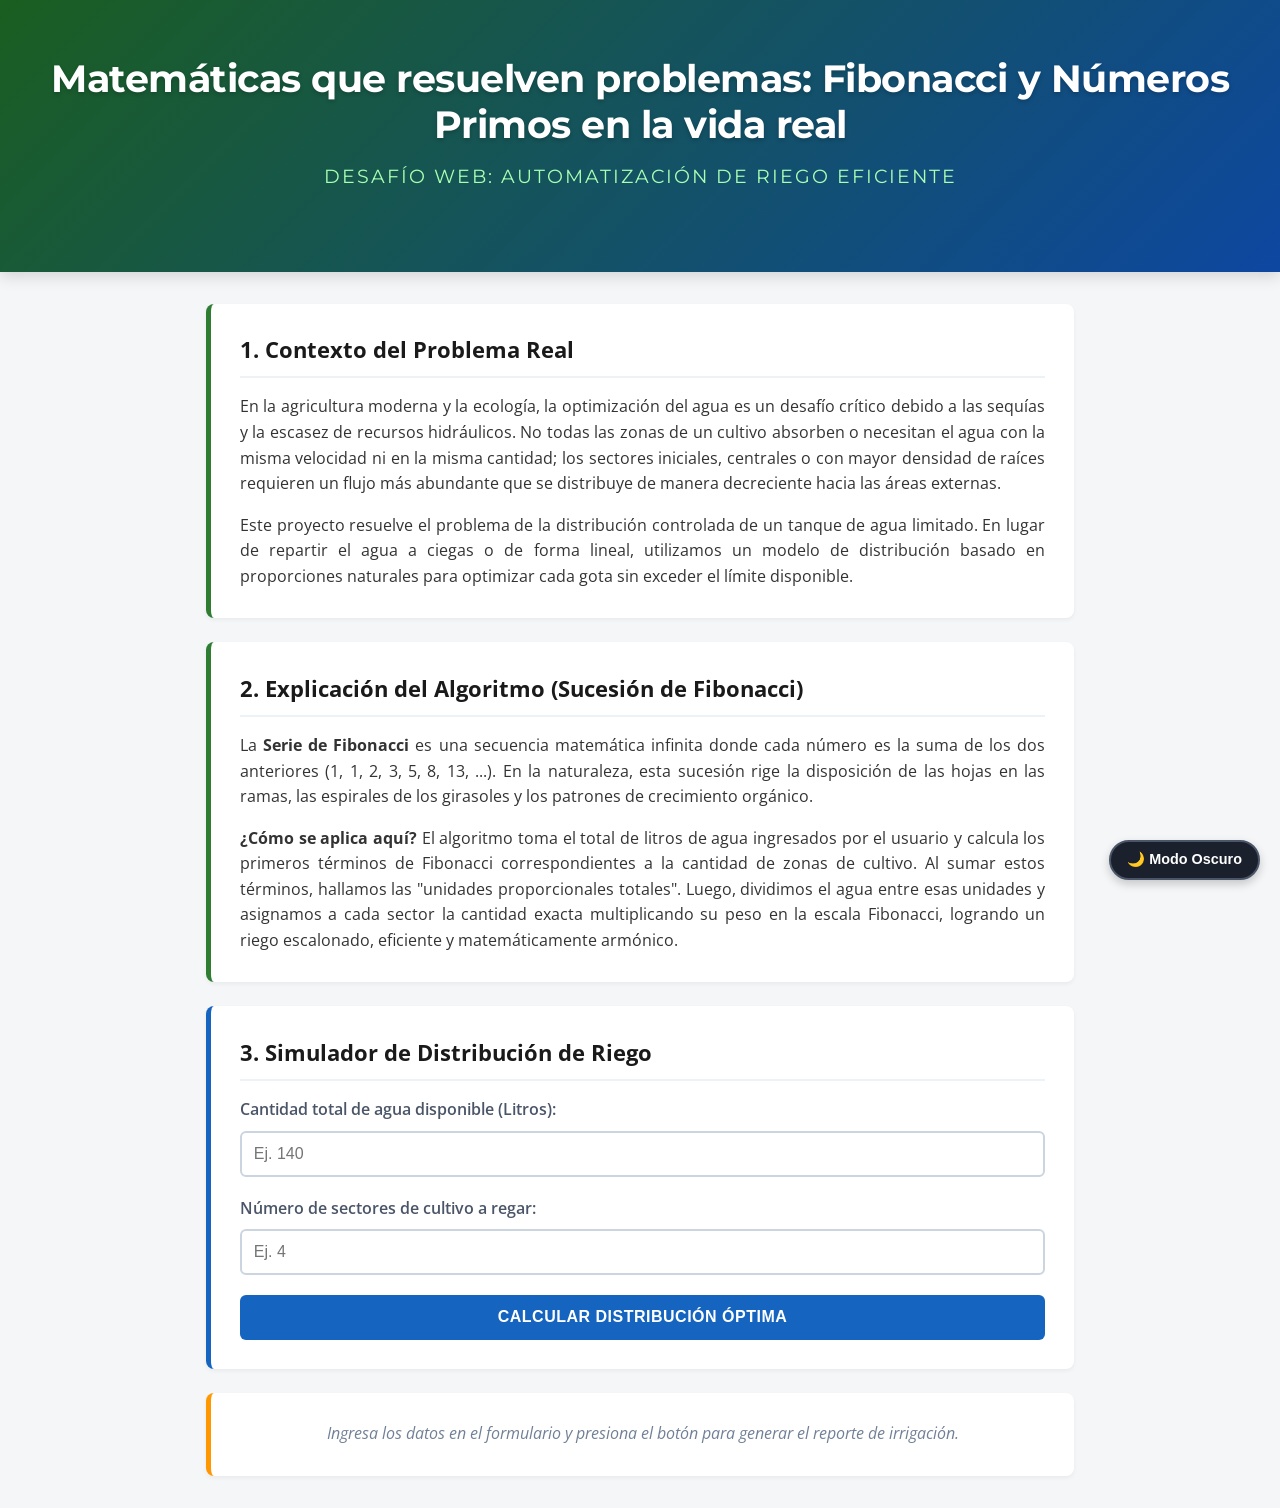
<file: index.html>
<!DOCTYPE html>
<html lang="es">
<head>
    <meta charset="UTF-8">
    <meta name="viewport" content="width=device-width, initial-scale=1.0">
    <title>Matemáticas que resuelven problemas: Fibonacci en Sistemas de Riego</title>

    <link rel="stylesheet" href="estilos.css">

    <link rel="preconnect" href="https://fonts.gstatic.com">

    <link href="https://fonts.googleapis.com/css2?family=Montserrat:wght@400;600;700&family=Open+Sans:wght@400;600&display=swap" rel="stylesheet">
</head>

<body>

    <header class="main-header">
        <h1>Matemáticas que resuelven problemas: Fibonacci y Números Primos en la vida real</h1>
        <h2>Desafío Web: Automatización de Riego Eficiente</h2>
    </header>

    <main class="container">
        
        <section class="card">
            <h2>1. Contexto del Problema Real</h2>

            <p>
                En la agricultura moderna y la ecología, la optimización del agua es un desafío crítico debido a las sequías y la escasez de recursos hidráulicos. No todas las zonas de un cultivo absorben o necesitan el agua con la misma velocidad ni en la misma cantidad; los sectores iniciales, centrales o con mayor densidad de raíces requieren un flujo más abundante que se distribuye de manera decreciente hacia las áreas externas.
            </p>

            <p>
                Este proyecto resuelve el problema de la distribución controlada de un tanque de agua limitado. En lugar de repartir el agua a ciegas o de forma lineal, utilizamos un modelo de distribución basado en proporciones naturales para optimizar cada gota sin exceder el límite disponible.
            </p>
        </section>

        <section class="card">
            <h2>2. Explicación del Algoritmo (Sucesión de Fibonacci)</h2>

            <p>
                La <strong>Serie de Fibonacci</strong> es una secuencia matemática infinita donde cada número es la suma de los dos anteriores (1, 1, 2, 3, 5, 8, 13, ...). En la naturaleza, esta sucesión rige la disposición de las hojas en las ramas, las espirales de los girasoles y los patrones de crecimiento orgánico.
            </p>

            <p>
                <strong>¿Cómo se aplica aquí?</strong> El algoritmo toma el total de litros de agua ingresados por el usuario y calcula los primeros términos de Fibonacci correspondientes a la cantidad de zonas de cultivo. Al sumar estos términos, hallamos las "unidades proporcionales totales". Luego, dividimos el agua entre esas unidades y asignamos a cada sector la cantidad exacta multiplicando su peso en la escala Fibonacci, logrando un riego escalonado, eficiente y matemáticamente armónico.
            </p>
        </section>

        <section class="card form-section">
            <h2>3. Simulador de Distribución de Riego</h2>

            <form id="formularioRiego" onsubmit="event.preventDefault(); calcularRiego();">
                
                <div class="form-group">
                    <label for="litros">
                        Cantidad total de agua disponible (Litros):
                    </label>

                    <input 
                        type="number" 
                        id="litros" 
                        placeholder="Ej. 140" 
                        min="1" 
                        step="any" 
                        required
                    >
                </div>

                <div class="form-group">
                    <label for="zonas">
                        Número de sectores de cultivo a regar:
                    </label>

                    <input 
                        type="number" 
                        id="zonas" 
                        placeholder="Ej. 4" 
                        min="1" 
                        required
                    >
                </div>

                <button type="submit" class="btn-submit">
                    Calcular Distribución Óptima
                </button>
            </form>
        </section>

        <section id="resultado" class="card result-section">
            <p class="placeholder-text">
                Ingresa los datos en el formulario y presiona el botón para generar el reporte de irrigación.
            </p>
        </section>

    </main>

    <button 
        class="btn-toggle-dark" 
        id="darkToggleBtn" 
        onclick="alternarModoOscuro()"
    >
        🌙 Modo Oscuro
    </button>

    <script src="script.js"></script>

</body>
</html>
</file>
<file: estilos.css>
/*variables de diseño*/
:root {
    --primary-color: #2e7d32;   /*verde ecología*/
    --secondary-color: #1565c0; /*azul agua*/
    --background-color: #f4f6f8;/*gris claro para el fondo*/
    --card-color: #ffffff;      /*blanco para las secciones*/
    --text-color: #333333;      /*gris oscuro para lectura cómoda*/
    --border-radius: 8px;       /*bordes suavizados*/
    --transition: all 0.3s ease;
}

* {
    margin: 0;
    padding: 0;
    box-sizing: border-box;
}

body {
    font-family: 'Open Sans', sans-serif; /*tipografía limpia para el contenido*/
    background-color: var(--background-color);
    color: var(--text-color);
    line-height: 1.6;
    padding: 0;
}

/*estilos de portada*/
.main-header {
    background: linear-gradient(135deg, #1b5e20, #0d47a1); /*tonos más profundos de verde y azul*/
    color: #ffffff;
    text-align: center;
    padding: 3.5rem 1.5rem;
    box-shadow: 0 4px 15px rgba(0, 0, 0, 0.15);
}

.main-header h1 {
    font-family: 'Montserrat', sans-serif; /*fuente premium para títulos*/
    font-size: 2.4rem;
    font-weight: 700;
    letter-spacing: -0.5px;
    margin-bottom: 0.8rem;
    text-shadow: 0 2px 4px rgba(0, 0, 0, 0.2); /*sombra suave para dar relieve*/
    line-height: 1.2;
}

.main-header h2 {
    font-family: 'Montserrat', sans-serif;
    font-size: 1.2rem;
    font-weight: 400;
    text-transform: uppercase; /*hace que el subtítulo se vea más formal*/
    letter-spacing: 2px;       /*espaciado entre letras elegante*/
    color: #a8ffb2;            /*un tono verde claro brillante para contrastar*/
    margin-bottom: 1.5rem;
}

.student-info {
    font-family: 'Open Sans', sans-serif;
    font-size: 0.95rem;
    background: rgba(255, 255, 255, 0.12);
    backdrop-filter: blur(5px); /*efecto de vidrio esmerilado moderno*/
    -webkit-backdrop-filter: blur(5px);
    display: inline-block;
    padding: 0.5rem 1.5rem;
    border-radius: 30px;
    border: 1px solid rgba(255, 255, 255, 0.2);
}

/*contenedor principal y contenedores*/
.container {
    max-width: 900px;
    margin: 2rem auto;
    padding: 0 1rem;
    display: flex;
    flex-direction: column;
    gap: 1.5rem; /*Separación ordenada entre bloques*/
}

.card {
    background-color: var(--card-color);
    border-radius: var(--border-radius);
    padding: 1.8rem;
    box-shadow: 0 2px 4px rgba(0, 0, 0, 0.05);
    border-left: 5px solid var(--primary-color);
}

/*se altera color del borde izquierdo para diferenciar la sección de cálculo*/
.form-section {
    border-left-color: var(--secondary-color);
}

.card h2 {
    color: #1a1a1a;
    font-size: 1.4rem;
    margin-bottom: 1rem;
    border-bottom: 2px solid #edf2f7;
    padding-bottom: 0.5rem;
}

.card p {
    margin-bottom: 1rem;
    text-align: justify;
}

.card p:last-child {
    margin-bottom: 0;
}

/*formularios de entrada*/
.form-group {
    margin-bottom: 1.2rem;
    display: flex;
    flex-direction: column;
    gap: 0.5rem;
}

.form-group label {
    font-weight: 600;
    color: #4a5568;
}

.form-group input {
    width: 100%;
    padding: 0.75rem;
    border: 2px solid #cbd5e0;
    border-radius: 6px;
    font-size: 1rem;
    transition: var(--transition);
}

.form-group input:focus {
    outline: none;
    border-color: var(--secondary-color);
    box-shadow: 0 0 0 3px rgba(21, 101, 192, 0.2);
}

/*boton de ejecucion*/
.btn-submit {
    background-color: var(--secondary-color);
    color: #ffffff;
    border: none;
    padding: 0.85rem 1.5rem;
    font-size: 1rem;
    font-weight: 600;
    border-radius: 6px;
    cursor: pointer;
    width: 100%;
    transition: var(--transition);
    text-transform: uppercase;
    letter-spacing: 0.5px;
}

.btn-submit:hover {
    background-color: #0d47a1;
    transform: translateY(-1px);
    box-shadow: 0 4px 6px rgba(0, 0, 0, 0.15);
}

.btn-submit:active {
    transform: translateY(0);
}

/*area de resultados (tabla dinámica)*/
.result-section {
    border-left-color: #ff9800; /*naranja para resaltar el resultado*/
    transition: var(--transition);
}

.placeholder-text {
    color: #718096;
    font-style: italic;
    text-align: center !important;
}

/*estilos de creacion de tablas JS*/
table {
    width: 100%;
    border-collapse: collapse;
    margin-top: 1rem;
    margin-bottom: 1rem;
    background-color: #ffffff;
}

th, td {
    padding: 0.75rem 1rem;
    border: 1px solid #e2e8f0;
}

th {
    background-color: #f7fafc;
    color: #4a5568;
    font-weight: 600;
}

tr:nth-child(even) {
    background-color: #f8fafc;
}

/*diseño responsivo*/
/*Pantallas medianas (Tablets) y pequeñas (Celulares)*/
@media (max-width: 768px) {
    .main-header {
        padding: 2rem 1rem;
    }

    .main-header h1 {
        font-size: 1.6rem;
    }

    .main-header h2 {
        font-size: 1.1rem;
    }

    .container {
        margin: 1rem auto;
        gap: 1rem;
    }

    .card {
        padding: 1.2rem;
    }

    th, td {
        padding: 0.6rem;
        font-size: 0.9rem;
    }
}

@media (max-width: 480px) {
    .project-links {
        flex-direction: column;
        gap: 0.5rem;
    }
    
    .footer-link {
        width: 100%;
    }
}

/*estilos del modo oscuro*/
/*definimos las variables para el modo oscuro*/
body.dark-mode {
    --background-color: #121212; /*fondo general oscuro*/
    --card-color: #1e1e1e;       /*fondo de las tarjetas gris oscuro*/
    --text-color: #e0e0e0;       /*texto claro para lectura cómoda*/
}

/*ajustes específicos para elementos en modo oscuro*/
body.dark-mode .card h2 {
    color: #ffffff;
    border-bottom: 2px solid #333333;
}

body.dark-mode th {
    background-color: #2d2d2d;
    color: #ffffff;
    border-color: #444444;
}

body.dark-mode td {
    border-color: #444444;
}

body.dark-mode tr:nth-child(even) {
    background-color: #1e1e1e;
}

body.dark-mode tr:nth-child(odd) {
    background-color: #2e2e2e;
}

body.dark-mode .form-group label {
    color: #a0aec0;
}

body.dark-mode .form-group input {
    background-color: #2d2d2d;
    border-color: #444444;
    color: #8f8e8e;
}

body.dark-mode .placeholder-text {
    color: #ffffff;
}

/*botón flotante para cambiar de modo*/
.btn-toggle-dark {
    position: fixed;
    bottom: 20px;
    right: 20px;
    background-color: #1a202c;
    color: #ffffff;
    border: 2px solid #4a5568;
    padding: 0.6rem 1rem;
    font-size: 0.9rem;
    font-weight: 600;
    border-radius: 30px;
    cursor: pointer;
    box-shadow: 0 4px 10px rgba(0, 0, 0, 0.2);
    transition: var(--transition);
    z-index: 1000; /* Asegura que siempre esté por encima */
}

/*cambia el diseño del botón cuando ya está en modo oscuro*/
body.dark-mode .btn-toggle-dark {
    background-color: #ffffff;
    color: #1a202c;
    border-color: #ffffff;
}

.btn-toggle-dark:hover {
    transform: scale(1.05);
  }
</file>
